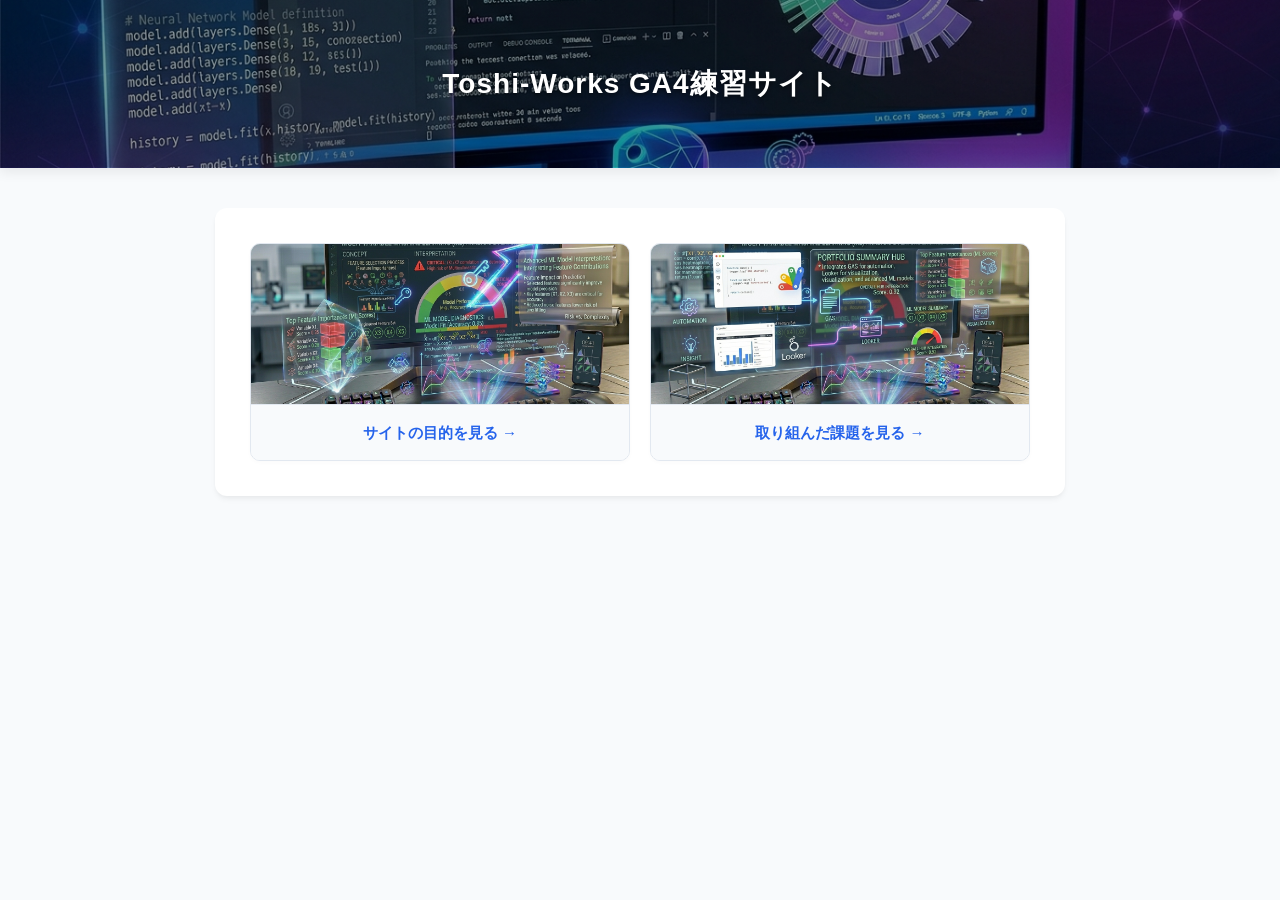
<file: index.html>
<!DOCTYPE html>
<html lang="ja">

<head>
    <!-- Google Tag Manager -->
    <script>(function (w, d, s, l, i) {
            w[l] = w[l] || []; w[l].push({
                'gtm.start':
                    new Date().getTime(), event: 'gtm.js'
            }); var f = d.getElementsByTagName(s)[0],
                j = d.createElement(s), dl = l != 'dataLayer' ? '&l=' + l : ''; j.async = true; j.src =
                    'https://www.googletagmanager.com/gtm.js?id=' + i + dl; f.parentNode.insertBefore(j, f);
        })(window, document, 'script', 'dataLayer', 'GTM-KW38LGGC');</script>
    <!-- End Google Tag Manager -->
    <script>(function (w, d, s, l, i) {
            w[l] = w[l] || []; w[l].push({
                'gtm.start':
                    new Date().getTime(), event: 'gtm.js'
            }); var f = d.getElementsByTagName(s)[0],
                j = d.createElement(s), dl = l != 'dataLayer' ? '&l=' + l : ''; j.async = true; j.src =
                    'https://www.googletagmanager.com/gtm.js?id=' + i + dl; f.parentNode.insertBefore(j, f);
        })(window, document, 'script', 'dataLayer', 'GTM-KW38LGGC');</script>
    <meta charset="UTF-8">
    <meta name="viewport" content="width=device-width, initial-scale=1.0">
    <title>Toshi-Works GA4練習サイト</title>
    <link rel="stylesheet" href="style.css">
    <script async src="https://www.googletagmanager.com/gtag/js?id=G-W32CDC7PDS"></script>
</head>

<body>
    <!-- Google Tag Manager (noscript) -->
    <noscript><iframe src="https://www.googletagmanager.com/ns.html?id=GTM-KW38LGGC" height="0" width="0"
            style="display:none;visibility:hidden"></iframe></noscript>
    <!-- End Google Tag Manager (noscript) -->
    <noscript><iframe src="https://www.googletagmanager.com/ns.html?id=GTM-KW38LGGC" height="0" width="0"
            style="display:none;visibility:hidden"></iframe></noscript>
    <header>
        <h1>Toshi-Works GA4練習サイト</h1>
    </header>

    <div class="container">

        <div class="section-box">
            <div class="content-flex-container">

                <a href="about.html" class="content-card-link">
                    <div class="content-card-img-box">
                        <img src="images/site.PNG" alt="サイトの目的" class="content-card-img">
                    </div>
                    <div class="content-card-text" style="font-weight: bold; color: #2563eb;">
                        サイトの目的を見る →
                    </div>
                </a>

                <a href="works.html" class="content-card-link">
                    <div class="content-card-img-box">
                        <img src="images/challenge.PNG" alt="取り組んだ課題" class="content-card-img">
                    </div>
                    <div class="content-card-text" style="font-weight: bold; color: #2563eb;">
                        取り組んだ課題を見る →
                    </div>
                </a>

            </div>
</file>
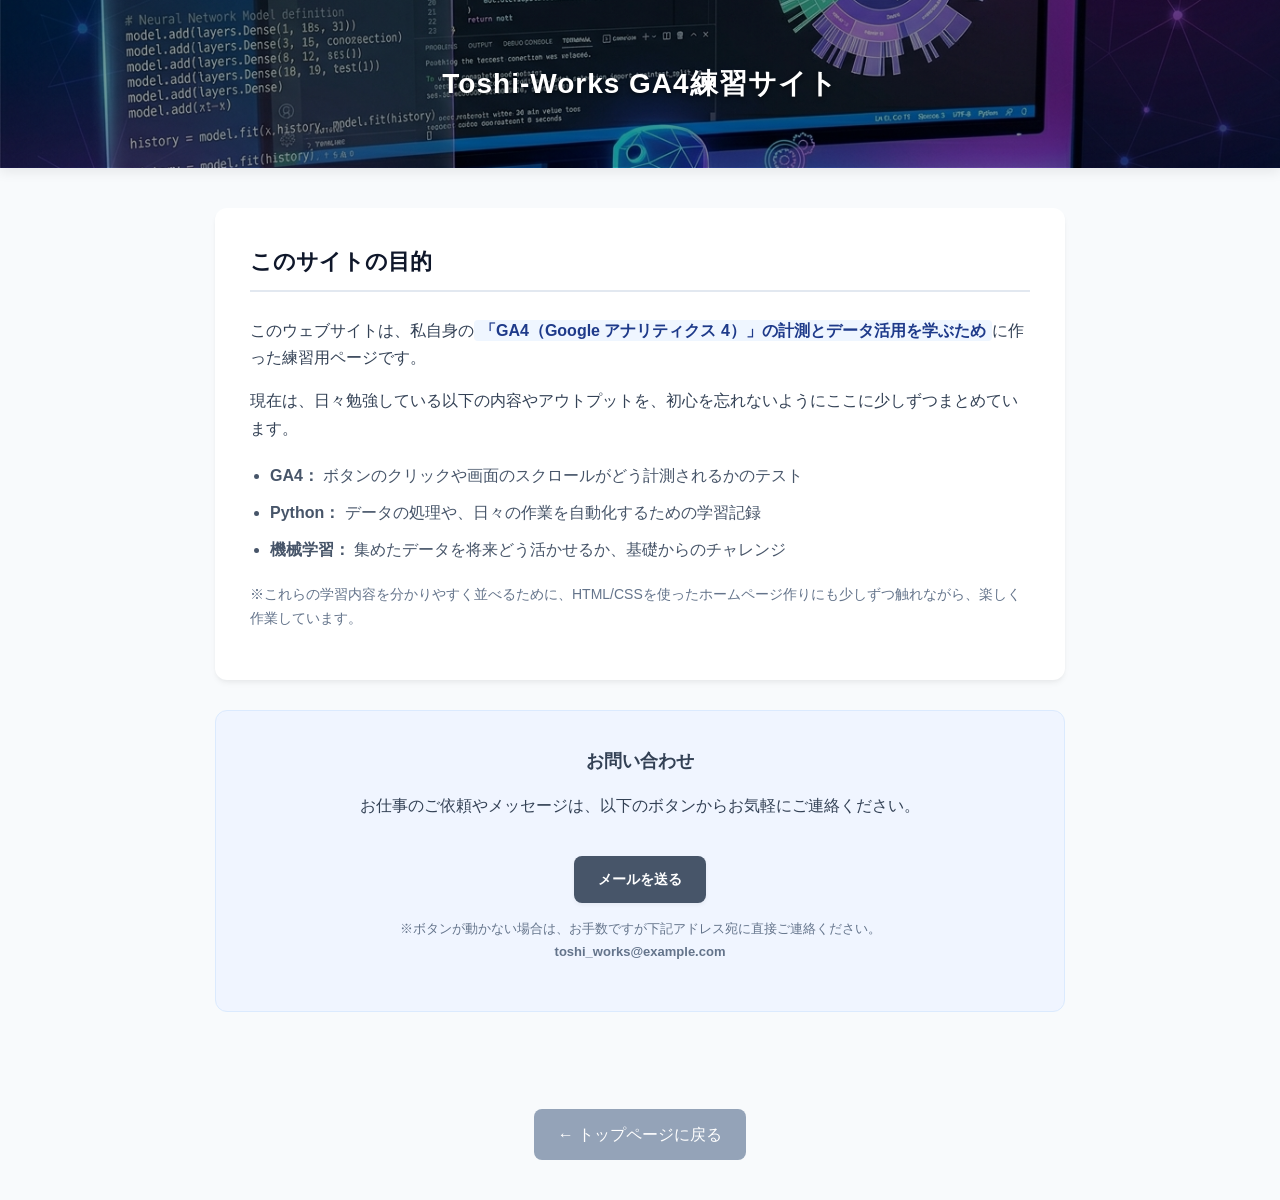
<file: about.html>
<!DOCTYPE html>
<html lang="ja">

<head>
    <!-- Google Tag Manager -->
    <script>(function (w, d, s, l, i) {
            w[l] = w[l] || []; w[l].push({
                'gtm.start':
                    new Date().getTime(), event: 'gtm.js'
            }); var f = d.getElementsByTagName(s)[0],
                j = d.createElement(s), dl = l != 'dataLayer' ? '&l=' + l : ''; j.async = true; j.src =
                    'https://www.googletagmanager.com/gtm.js?id=' + i + dl; f.parentNode.insertBefore(j, f);
        })(window, document, 'script', 'dataLayer', 'GTM-KW38LGGC');</script>
    <!-- End Google Tag Manager -->
    <meta charset="UTF-8">
    <meta name="viewport" content="width=device-width, initial-scale=1.0">
    <title>About - Toshi-Works GA4練習サイト</title>
    <link rel="stylesheet" href="style.css">
</head>

<body>
    <!-- Google Tag Manager (noscript) -->
    <noscript><iframe src="https://www.googletagmanager.com/ns.html?id=GTM-KW38LGGC" height="0" width="0"
            style="display:none;visibility:hidden"></iframe></noscript>
    <!-- End Google Tag Manager (noscript) -->
    <header>
        <h1>Toshi-Works GA4練習サイト</h1>
    </header>

    <div class="container">

        <div class="story-box">
            <h2 class="page-title">このサイトの目的</h2>

            <p>
                このウェブサイトは、私自身の<span class="highlight">「GA4（Google アナリティクス 4）」の計測とデータ活用を学ぶため</span>に作った練習用ページです。
            </p>

            <p>
                現在は、日々勉強している以下の内容やアウトプットを、初心を忘れないようにここに少しずつまとめています。
            </p>

            <ul class="skill-list">
                <li><strong>GA4：</strong> ボタンのクリックや画面のスクロールがどう計測されるかのテスト</li>
                <li><strong>Python：</strong> データの処理や、日々の作業を自動化するための学習記録</li>
                <li><strong>機械学習：</strong> 集めたデータを将来どう活かせるか、基礎からのチャレンジ</li>
            </ul>

            <p style="font-size: 14px; color: #64748b; margin-top: 20px;">
                ※これらの学習内容を分かりやすく並べるために、HTML/CSSを使ったホームページ作りにも少しずつ触れながら、楽しく作業しています。
            </p>
        </div>
        <div class="contact-section">
            <div class="contact-title">お問い合わせ</div>
            <p>お仕事のご依頼やメッセージは、以下のボタンからお気軽にご連絡ください。</p>

            <a href="mailto:toshi_works@example.com" class="visit-btn">
                メールを送る
            </a>

            <p style="font-size: 13px; color: #64748b; margin-top: 15px;">
                ※ボタンが動かない場合は、お手数ですが下記アドレス宛に直接ご連絡ください。<br>
                <strong>toshi_works@example.com</strong>
            </p>
        </div>

        　<div class="footer-nav">
            <a href="https://toshi-works.github.io/toshi-works/" class="link-btn-secondary">
                ← トップページに戻る
            </a>
        </div>
    </div>
</body>

</html>
</file>
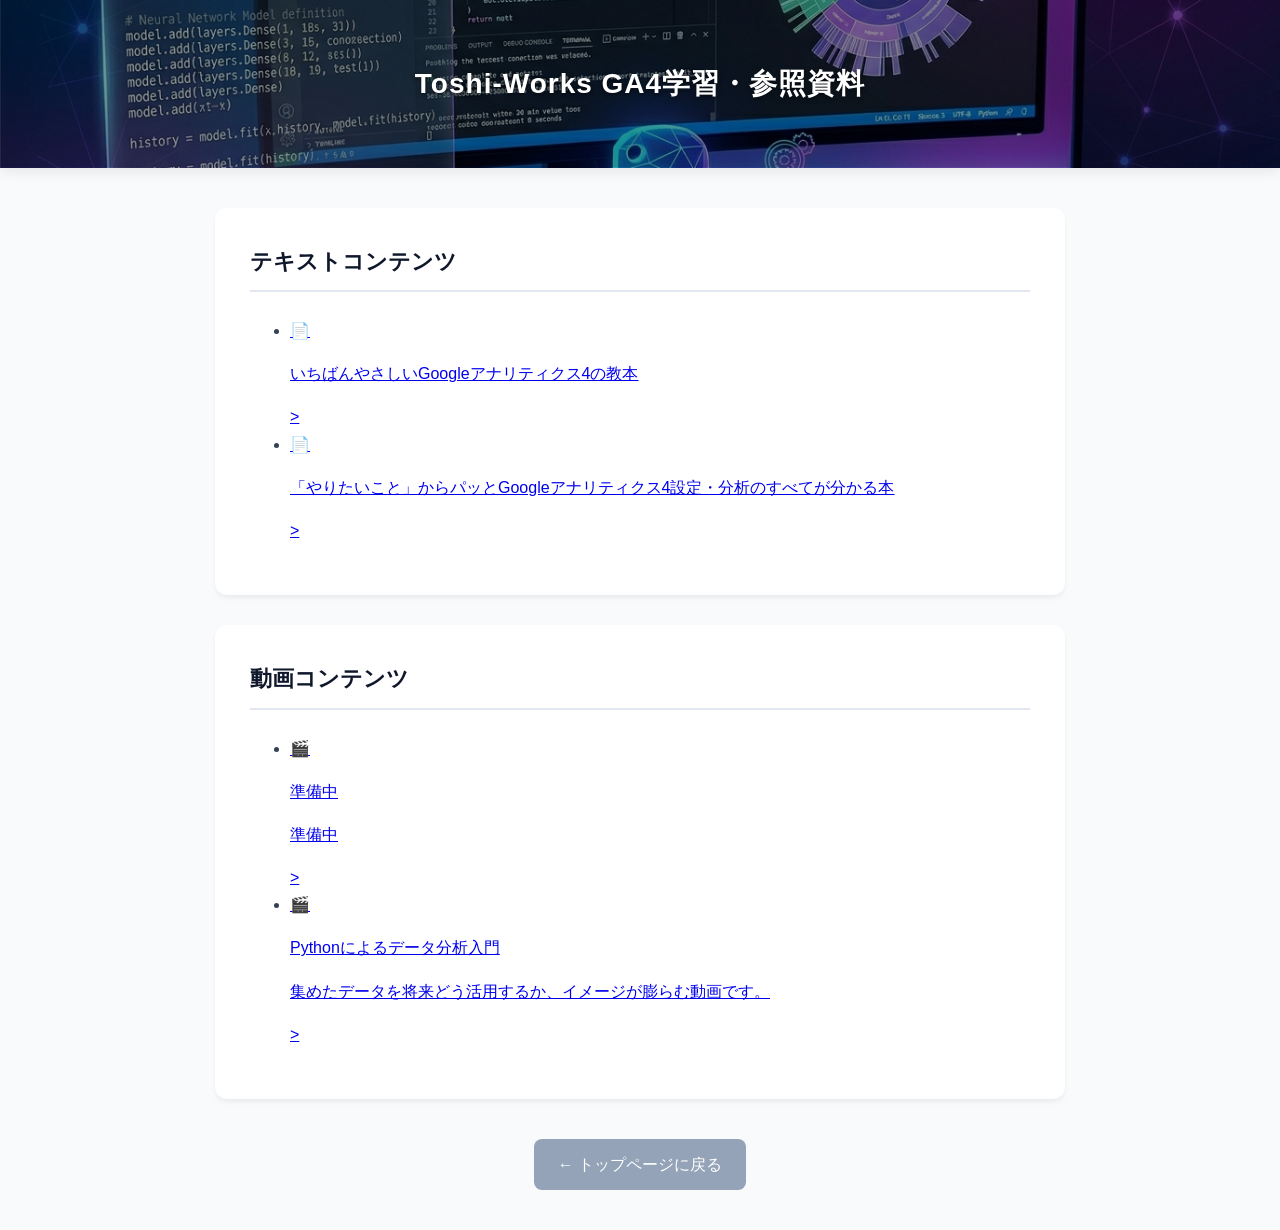
<file: ga4_contents.html>
<!DOCTYPE html>
<html lang="ja">

<head>
    <!-- Google Tag Manager -->
    <script>(function (w, d, s, l, i) {
            w[l] = w[l] || []; w[l].push({
                'gtm.start':
                    new Date().getTime(), event: 'gtm.js'
            }); var f = d.getElementsByTagName(s)[0],
                j = d.createElement(s), dl = l != 'dataLayer' ? '&l=' + l : ''; j.async = true; j.src =
                    'https://www.googletagmanager.com/gtm.js?id=' + i + dl; f.parentNode.insertBefore(j, f);
        })(window, document, 'script', 'dataLayer', 'GTM-KW38LGGC');</script>
    <!-- End Google Tag Manager -->
    <meta charset="UTF-8">
    <meta name="viewport" content="width=device-width, initial-scale=1.0">
    <title>GA4学習コンテンツ集 - Toshi-Works GA4練習サイト</title>
    <link rel="stylesheet" href="style.css">

</head>

<body>
    <!-- Google Tag Manager (noscript) -->
    <noscript><iframe src="https://www.googletagmanager.com/ns.html?id=GTM-KW38LGGC" height="0" width="0"
            style="display:none;visibility:hidden"></iframe></noscript>
    <!-- End Google Tag Manager (noscript) -->
    <header>
        <h1>Toshi-Works GA4学習・参照資料</h1>
    </header>

    <div class="container">

        <div class="section-box">
            <h2 class="section-title">テキストコンテンツ</h2>
            <ul class="link-list">

                <li class="link-item">
                    <a href="https://example.com/article1" target="_blank" class="list-card">
                        <span class="icon">📄</span>
                        <div class="link-text-container">
                            <p class="link-title">いちばんやさしいGoogleアナリティクス4の教本</p>
                            <p class="link-desc"></p>
                        </div>
                        <span class="arrow">&gt;</span>
                    </a>
                </li>

                <li class="link-item">
                    <a href="https://example.com/article2" target="_blank" class="list-card">
                        <span class="icon">📄</span>
                        <div class="link-text-container">
                            <p class="link-title">「やりたいこと」からパッとGoogleアナリティクス4設定・分析のすべてが分かる本</p>
                            <p class="link-desc"></p>
                        </div>
                        <span class="arrow">&gt;</span>
                    </a>
                </li>

            </ul>
        </div>

        <div class="section-box">
            <h2 class="section-title">動画コンテンツ</h2>
            <ul class="link-list">

                <li class="link-item">
                    <a href="https://youtube.com/example1" target="_blank" class="list-card">
                        <span class="icon">🎬</span>
                        <div class="link-text-container">
                            <p class="link-title">準備中</p>
                            <p class="link-desc">準備中</p>
                        </div>
                        <span class="arrow">&gt;</span>
                    </a>
                </li>

                <li class="link-item">
                    <a href="https://youtube.com/example2" target="_blank" class="list-card">
                        <span class="icon">🎬</span>
                        <div class="link-text-container">
                            <p class="link-title">Pythonによるデータ分析入門</p>
                            <p class="link-desc">集めたデータを将来どう活用するか、イメージが膨らむ動画です。</p>
                        </div>
                        <span class="arrow">&gt;</span>
                    </a>
                </li>

            </ul>
        </div>

        <div class="footer-nav">
            <a href="https://toshi-works.github.io/toshi-works/" class="link-btn-secondary">
                ← トップページに戻る
            </a>
        </div>

    </div>

</body>

</html>
</file>
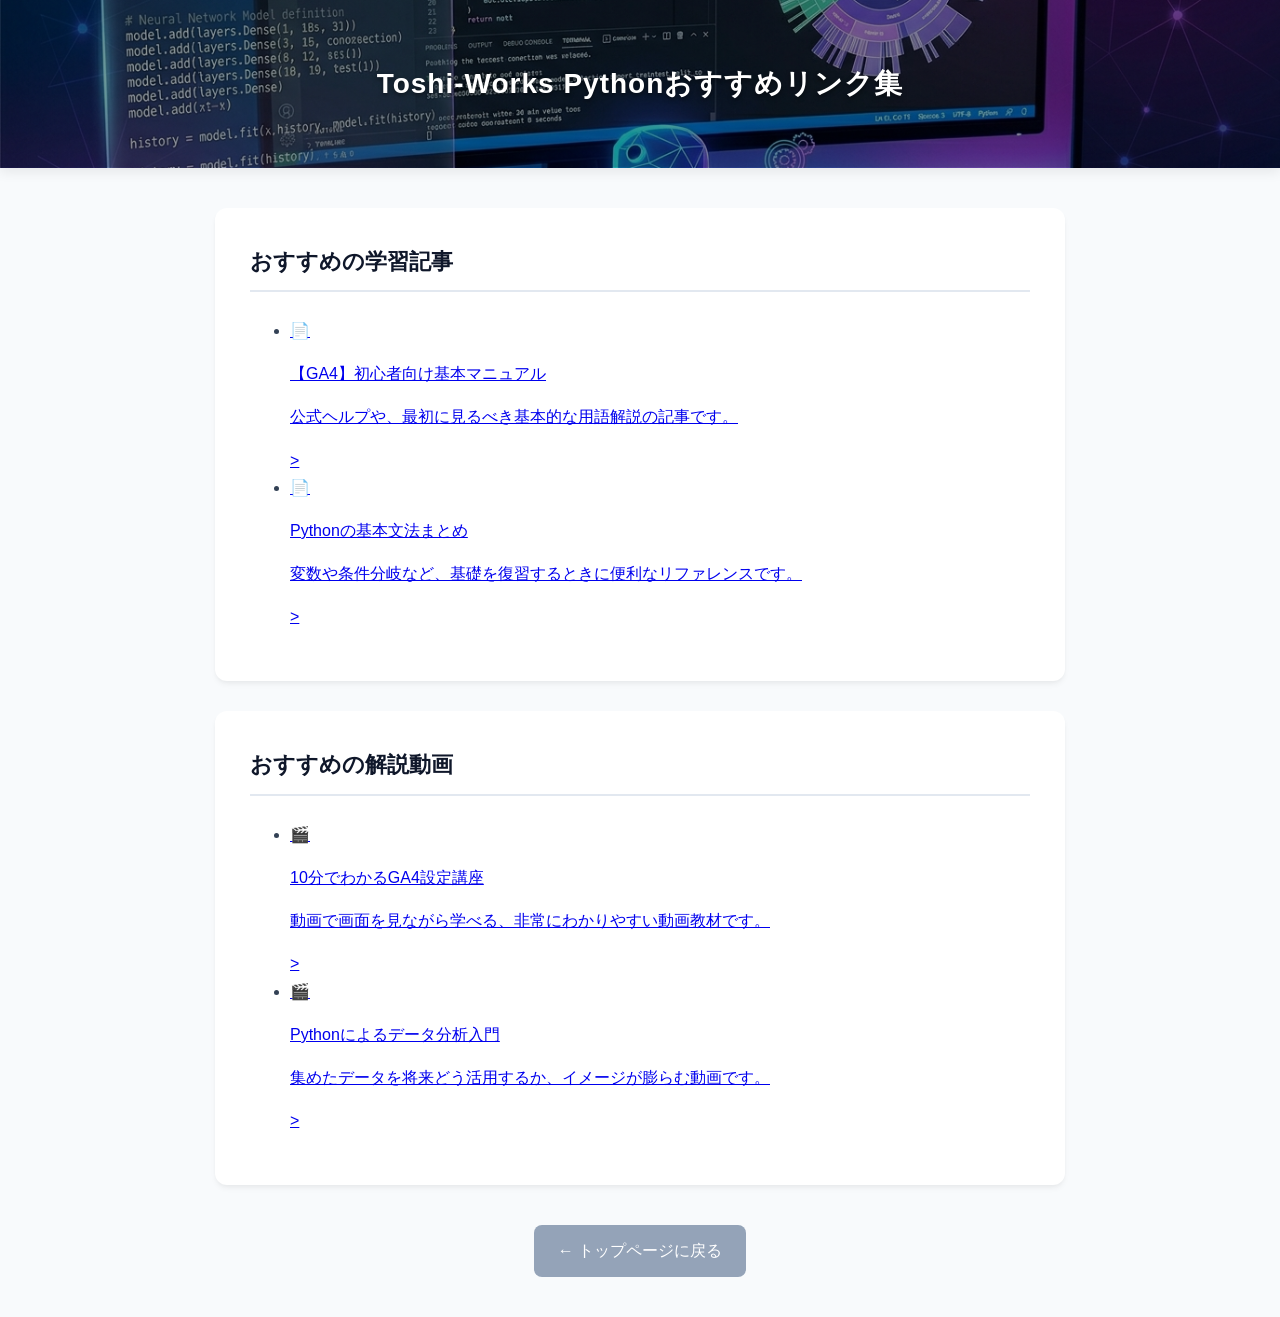
<file: python_content.html>
<!DOCTYPE html>
<html lang="ja">
<head>
     <!-- Google Tag Manager -->
    <script>(function(w,d,s,l,i){w[l]=w[l]||[];w[l].push({'gtm.start':
new Date().getTime(),event:'gtm.js'});var f=d.getElementsByTagName(s)[0],
j=d.createElement(s),dl=l!='dataLayer'?'&l='+l:'';j.async=true;j.src=
'https://www.googletagmanager.com/gtm.js?id='+i+dl;f.parentNode.insertBefore(j,f);
})(window,document,'script','dataLayer','GTM-KW38LGGC');</script>
<!-- End Google Tag Manager -->
    <meta charset="UTF-8">
    <meta name="viewport" content="width=device-width, initial-scale=1.0">
    <title>Python学習コンテンツ集 - Toshi-Works GA4練習サイト</title>
    <link rel="stylesheet" href="style.css">
   
</head>
<body>
     <!-- Google Tag Manager (noscript) -->
<noscript><iframe src="https://www.googletagmanager.com/ns.html?id=GTM-KW38LGGC"
height="0" width="0" style="display:none;visibility:hidden"></iframe></noscript>
<!-- End Google Tag Manager (noscript) -->
    <header>
        <h1>Toshi-Works Pythonおすすめリンク集</h1>
    </header>

    <div class="container">

        <div class="section-box">
            <h2 class="section-title">おすすめの学習記事</h2>
            <ul class="link-list">
                
                <li class="link-item">
                    <a href="https://example.com/article1" target="_blank" class="list-card">
                        <span class="icon">📄</span>
                        <div class="link-text-container">
                            <p class="link-title">【GA4】初心者向け基本マニュアル</p>
                            <p class="link-desc">公式ヘルプや、最初に見るべき基本的な用語解説の記事です。</p>
                        </div>
                        <span class="arrow">&gt;</span>
                    </a>
                </li>

                <li class="link-item">
                    <a href="https://example.com/article2" target="_blank" class="list-card">
                        <span class="icon">📄</span>
                        <div class="link-text-container">
                            <p class="link-title">Pythonの基本文法まとめ</p>
                            <p class="link-desc">変数や条件分岐など、基礎を復習するときに便利なリファレンスです。</p>
                        </div>
                        <span class="arrow">&gt;</span>
                    </a>
                </li>

            </ul>
        </div>

        <div class="section-box">
            <h2 class="section-title">おすすめの解説動画</h2>
            <ul class="link-list">
                
                <li class="link-item">
                    <a href="https://youtube.com/example1" target="_blank" class="list-card">
                        <span class="icon">🎬</span>
                        <div class="link-text-container">
                            <p class="link-title">10分でわかるGA4設定講座</p>
                            <p class="link-desc">動画で画面を見ながら学べる、非常にわかりやすい動画教材です。</p>
                        </div>
                        <span class="arrow">&gt;</span>
                    </a>
                </li>

                <li class="link-item">
                    <a href="https://youtube.com/example2" target="_blank" class="list-card">
                        <span class="icon">🎬</span>
                        <div class="link-text-container">
                            <p class="link-title">Pythonによるデータ分析入門</p>
                            <p class="link-desc">集めたデータを将来どう活用するか、イメージが膨らむ動画です。</p>
                        </div>
                        <span class="arrow">&gt;</span>
                    </a>
                </li>

            </ul>
        </div>

        <div class="footer-nav">
            <a href="https://toshi-works.github.io/toshi-works/" class="link-btn-secondary">
                ← トップページに戻る
            </a>
        </div>

    </div>

</body>
</html>
</file>
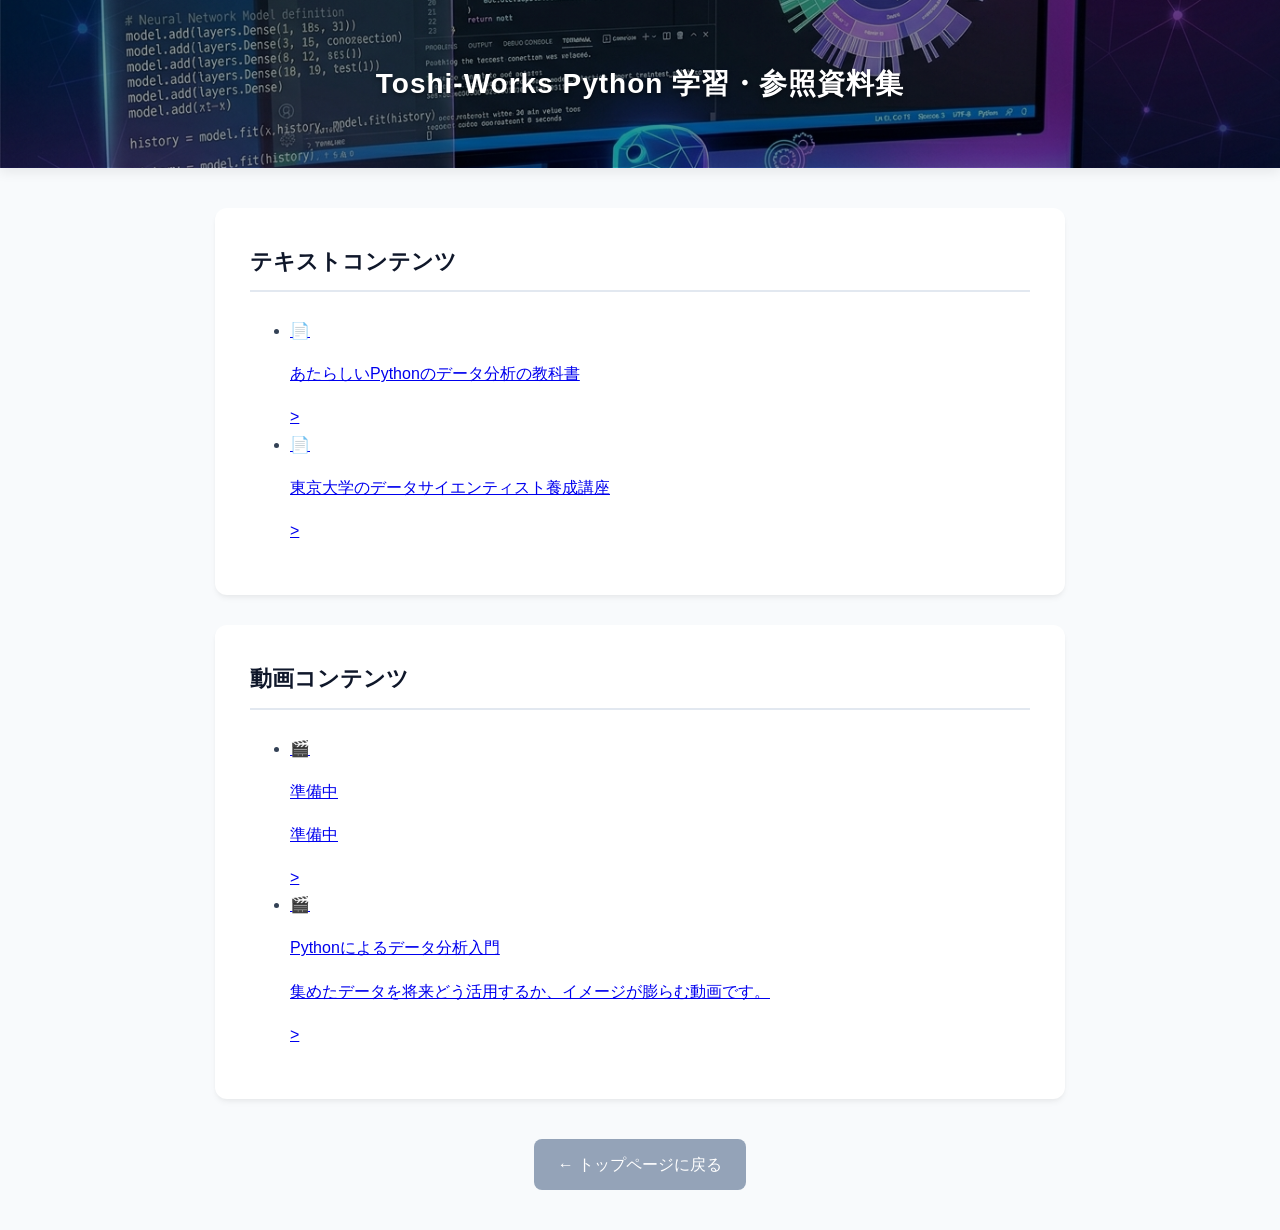
<file: python_contents.html>
<!DOCTYPE html>
<html lang="ja">

<head>
    <!-- Google Tag Manager -->
    <script>(function (w, d, s, l, i) {
            w[l] = w[l] || []; w[l].push({
                'gtm.start':
                    new Date().getTime(), event: 'gtm.js'
            }); var f = d.getElementsByTagName(s)[0],
                j = d.createElement(s), dl = l != 'dataLayer' ? '&l=' + l : ''; j.async = true; j.src =
                    'https://www.googletagmanager.com/gtm.js?id=' + i + dl; f.parentNode.insertBefore(j, f);
        })(window, document, 'script', 'dataLayer', 'GTM-KW38LGGC');</script>
    <!-- End Google Tag Manager -->
    <meta charset="UTF-8">
    <meta name="viewport" content="width=device-width, initial-scale=1.0">
    <title>Python学習コンテンツ集 - Toshi-Works GA4練習サイト</title>
    <link rel="stylesheet" href="style.css">

</head>

<body>
    <!-- Google Tag Manager (noscript) -->
    <noscript><iframe src="https://www.googletagmanager.com/ns.html?id=GTM-KW38LGGC" height="0" width="0"
            style="display:none;visibility:hidden"></iframe></noscript>
    <!-- End Google Tag Manager (noscript) -->
    <header>
        <h1>Toshi-Works Python 学習・参照資料集</h1>
    </header>

    <div class="container">

        <div class="section-box">
            <h2 class="section-title">テキストコンテンツ</h2>
            <ul class="link-list">

                <li class="link-item">
                    <a href="https://example.com/article1" target="_blank" class="list-card">
                        <span class="icon">📄</span>
                        <div class="link-text-container">
                            <p class="link-title">あたらしいPythonのデータ分析の教科書</p>
                            <p class="link-desc"></p>
                        </div>
                        <span class="arrow">&gt;</span>
                    </a>
                </li>

                <li class="link-item">
                    <a href="https://example.com/article2" target="_blank" class="list-card">
                        <span class="icon">📄</span>
                        <div class="link-text-container">
                            <p class="link-title">東京大学のデータサイエンティスト養成講座</p>
                            <p class="link-desc"></p>
                        </div>
                        <span class="arrow">&gt;</span>
                    </a>
                </li>

            </ul>
        </div>

        <div class="section-box">
            <h2 class="section-title">動画コンテンツ</h2>
            <ul class="link-list">

                <li class="link-item">
                    <a href="https://youtube.com/example1" target="_blank" class="list-card">
                        <span class="icon">🎬</span>
                        <div class="link-text-container">
                            <p class="link-title">準備中</p>
                            <p class="link-desc">準備中</p>
                        </div>
                        <span class="arrow">&gt;</span>
                    </a>
                </li>

                <li class="link-item">
                    <a href="https://youtube.com/example2" target="_blank" class="list-card">
                        <span class="icon">🎬</span>
                        <div class="link-text-container">
                            <p class="link-title">Pythonによるデータ分析入門</p>
                            <p class="link-desc">集めたデータを将来どう活用するか、イメージが膨らむ動画です。</p>
                        </div>
                        <span class="arrow">&gt;</span>
                    </a>
                </li>

            </ul>
        </div>

        <div class="footer-nav">
            <a href="https://toshi-works.github.io/toshi-works/" class="link-btn-secondary">
                ← トップページに戻る
            </a>
        </div>

    </div>

</body>

</html>
</file>
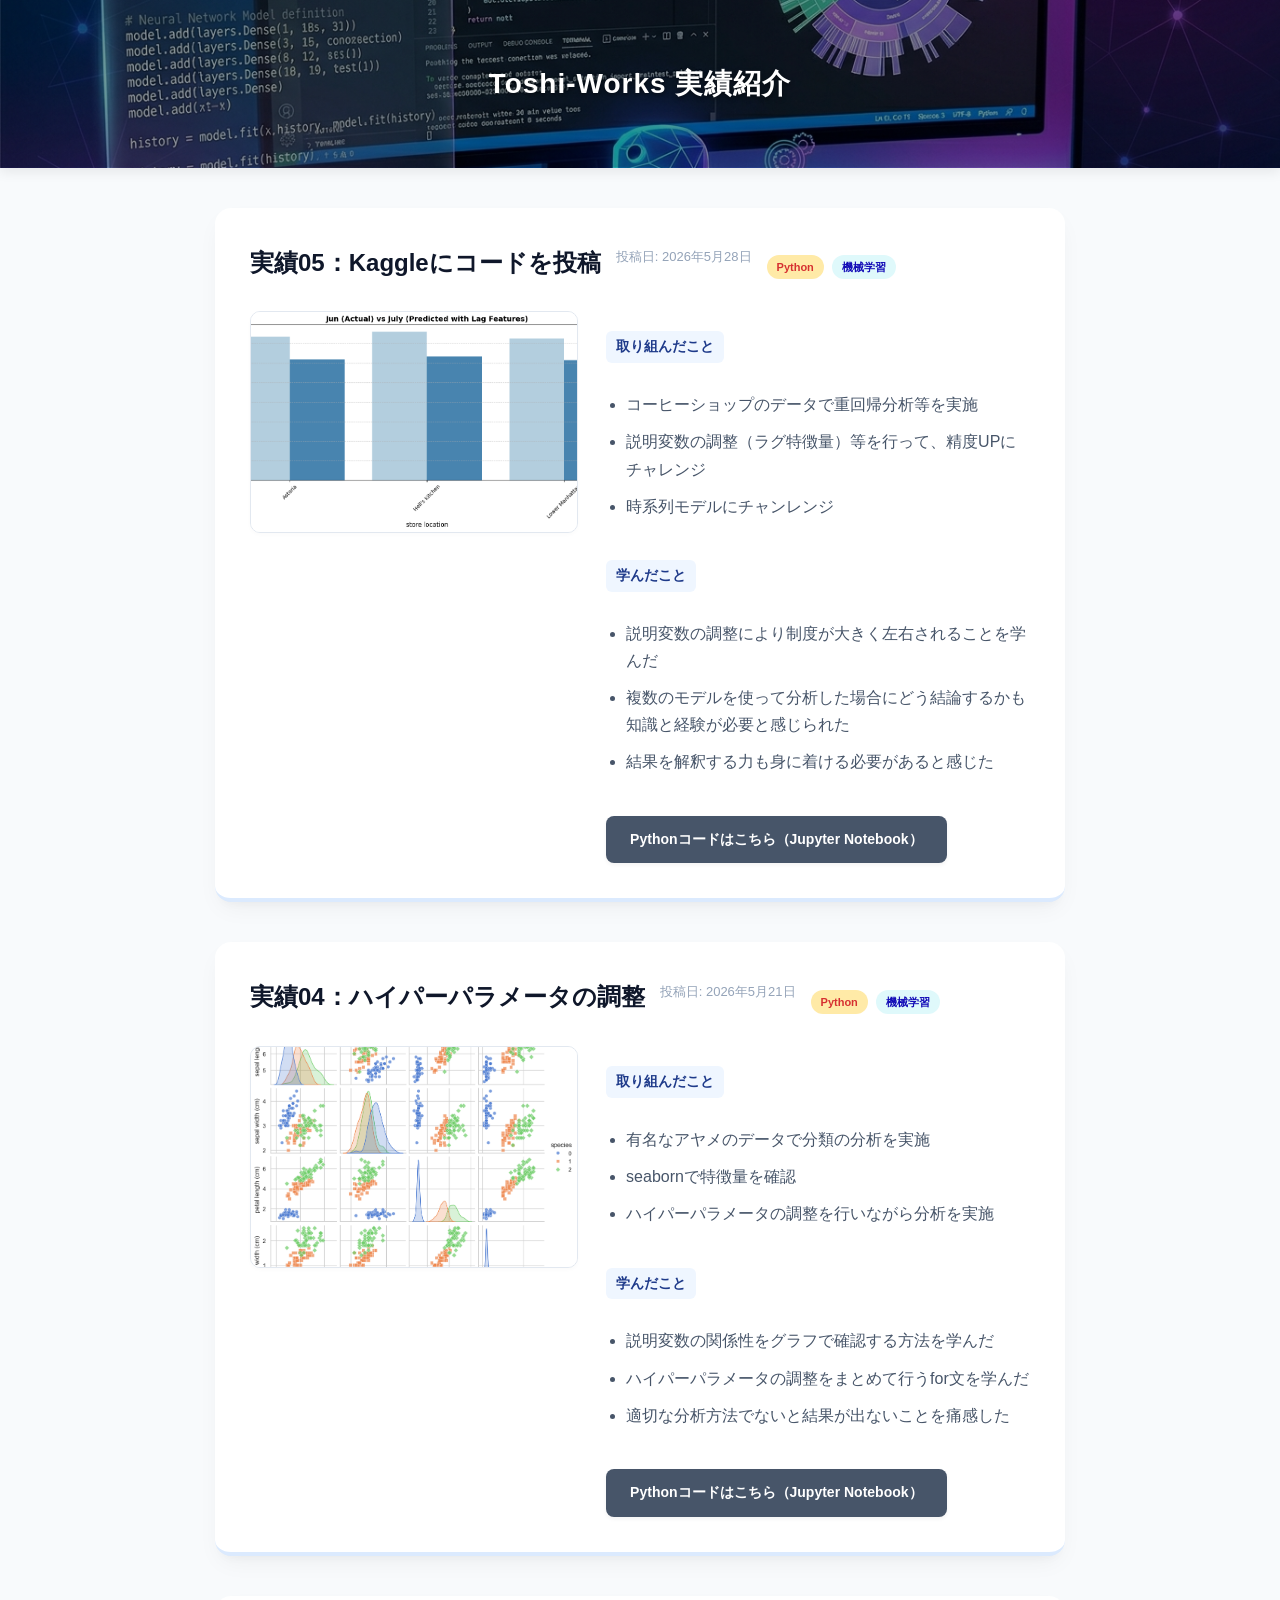
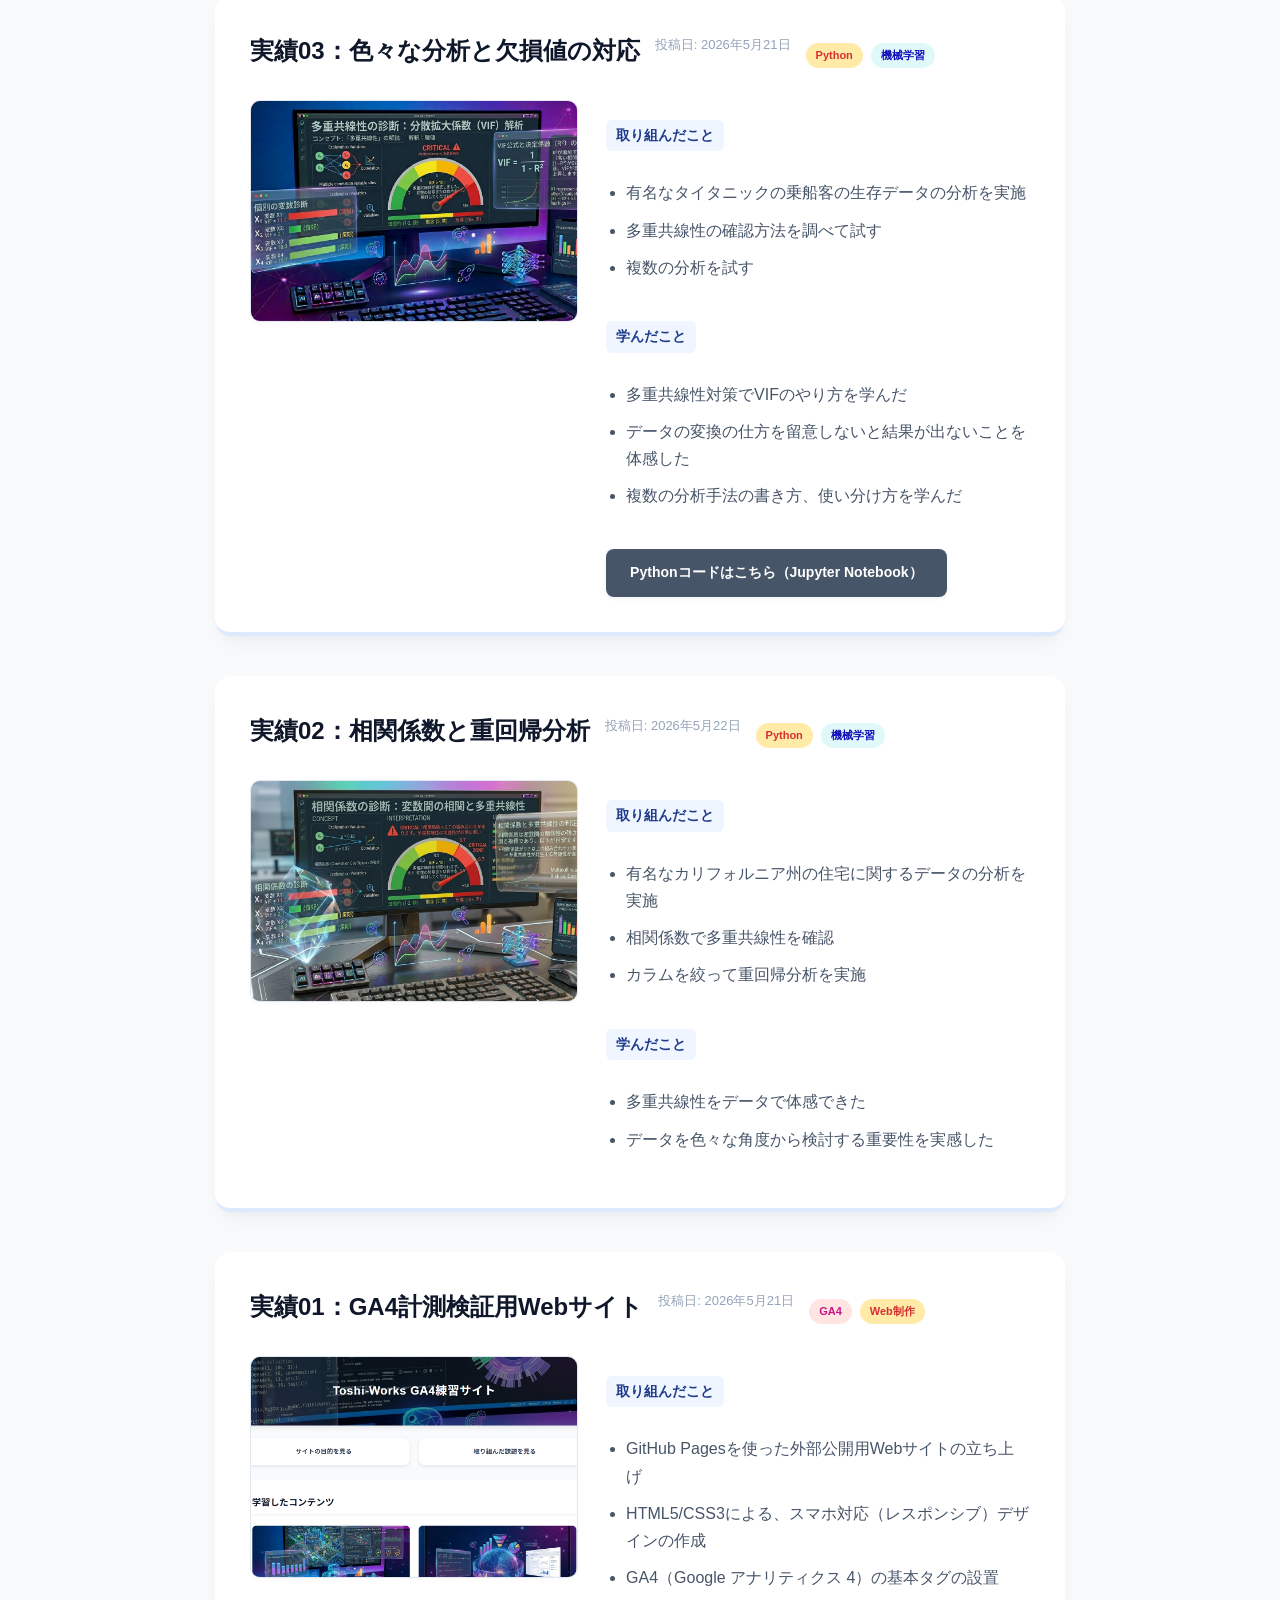
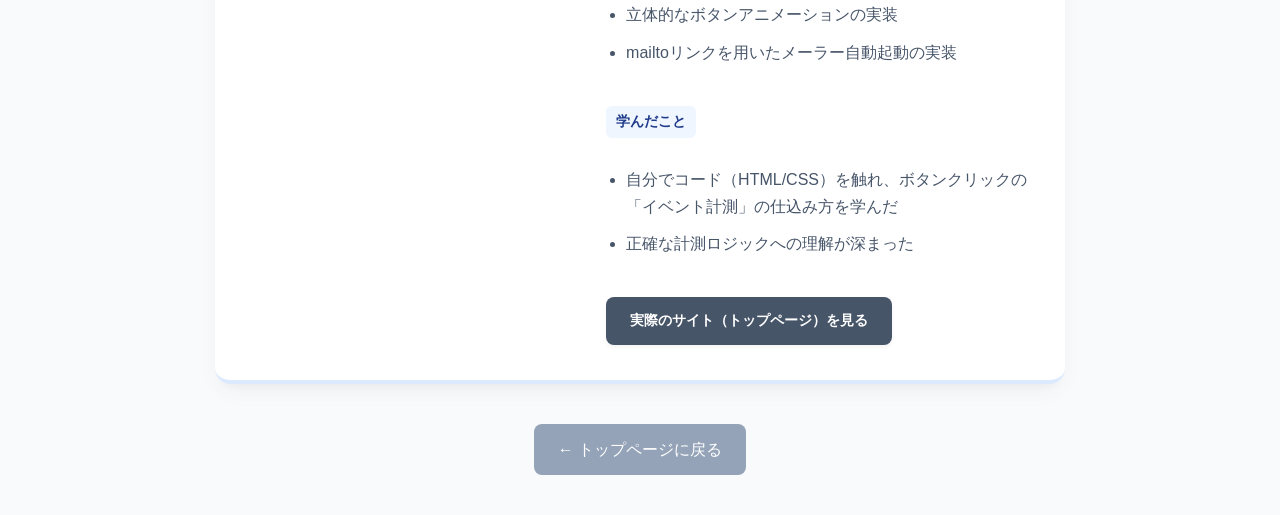
<file: works.html>
<!DOCTYPE html>
<html lang="ja">

<head>
    <!-- Google Tag Manager -->
    <script>(function (w, d, s, l, i) {
            w[l] = w[l] || []; w[l].push({
                'gtm.start':
                    new Date().getTime(), event: 'gtm.js'
            }); var f = d.getElementsByTagName(s)[0],
                j = d.createElement(s), dl = l != 'dataLayer' ? '&l=' + l : ''; j.async = true; j.src =
                    'https://www.googletagmanager.com/gtm.js?id=' + i + dl; f.parentNode.insertBefore(j, f);
        })(window, document, 'script', 'dataLayer', 'GTM-KW38LGGC');</script>
    <!-- End Google Tag Manager -->

    <script>(function (w, d, s, l, i) {
            w[l] = w[l] || []; w[l].push({
                'gtm.start':
                    new Date().getTime(), event: 'gtm.js'
            }); var f = d.getElementsByTagName(s)[0],
                j = d.createElement(s), dl = l != 'dataLayer' ? '&l=' + l : ''; j.async = true; j.src =
                    'https://www.googletagmanager.com/gtm.js?id=' + i + dl; f.parentNode.insertBefore(j, f);
        })(window, document, 'script', 'dataLayer', 'GTM-KW38LGGC');</script>
    <meta charset="UTF-8">
    <meta name="viewport" content="width=device-width, initial-scale=1.0">
    <title>Works - Toshi-Works 実績紹介</title>
    <link rel="stylesheet" href="style.css">
</head>

<body>
    <!-- Google Tag Manager (noscript) -->
    <noscript><iframe src="https://www.googletagmanager.com/ns.html?id=GTM-KW38LGGC" height="0" width="0"
            style="display:none;visibility:hidden"></iframe></noscript>
    <!-- End Google Tag Manager (noscript) -->
    <noscript><iframe src="https://www.googletagmanager.com/ns.html?id=GTM-KW38LGGC" height="0" width="0"
            style="display:none;visibility:hidden"></iframe></noscript>
    <header>
        <h1>Toshi-Works 実績紹介</h1>
    </header>

    <div class="container">
        <div class="work-card">
            <div class="work-meta">
                <h2 class="work-title">実績05：Kaggleにコードを投稿</h2>
                <span class="work-date">投稿日: 2026年5月28日</span>
                <div class="work-tags">
                    <span class="tag-python">Python</span>
                    <span class="tag-stats">機械学習</span>
                </div>
            </div>

            <div class="work-content-flex">
                <div class="work-image-box">
                    <img src="images/result_05.png" alt="サイトのスクリーンショット" class="work-img">
                </div>
                <div class="work-text-box">
                    <div class="work-section-title">取り組んだこと</div>
                    <ul class="work-list">
                        <li>コーヒーショップのデータで重回帰分析等を実施</li>
                        <li>説明変数の調整（ラグ特徴量）等を行って、精度UPにチャレンジ</li>
                        <li>時系列モデルにチャンレンジ</li>
                    </ul>

                    <div class="work-section-title">学んだこと</div>
                    <ul class="work-list">
                        <li>説明変数の調整により制度が大きく左右されることを学んだ</li>
                        <li>複数のモデルを使って分析した場合にどう結論するかも知識と経験が必要と感じられた</li>
                        <li>結果を解釈する力も身に着ける必要があると感じた</li>
                    </ul>

                    <a href="https://www.kaggle.com/code/toshirosuzuki/notebook-toshi01" class="visit-btn"
                        target="_blank">
                        Pythonコードはこちら（Jupyter Notebook）
                    </a>
                </div>
            </div>
        </div>
        <div class="work-card">
            <div class="work-meta">
                <h2 class="work-title">実績04：ハイパーパラメータの調整</h2>
                <span class="work-date">投稿日: 2026年5月21日</span>
                <div class="work-tags">
                    <span class="tag-python">Python</span>
                    <span class="tag-stats">機械学習</span>
                </div>
            </div>

            <div class="work-content-flex">
                <div class="work-image-box">
                    <img src="images/result_04.png" alt="サイトのスクリーンショット" class="work-img">
                </div>
                <div class="work-text-box">
                    <div class="work-section-title">取り組んだこと</div>
                    <ul class="work-list">
                        <li>有名なアヤメのデータで分類の分析を実施</li>
                        <li>seabornで特徴量を確認</li>
                        <li>ハイパーパラメータの調整を行いながら分析を実施</li>
                    </ul>

                    <div class="work-section-title">学んだこと</div>
                    <ul class="work-list">
                        <li>説明変数の関係性をグラフで確認する方法を学んだ</li>
                        <li>ハイパーパラメータの調整をまとめて行うfor文を学んだ</li>
                        <li>適切な分析方法でないと結果が出ないことを痛感した</li>
                    </ul>

                    <a href="https://github.com/toshi-works/toshi-works/blob/main/images/code_list/result_04.ipynb"
                        class="visit-btn" target="_blank">
                        Pythonコードはこちら（Jupyter Notebook）
                    </a>
                </div>
            </div>
        </div>
        <div class="work-card">
            <div class="work-meta">
                <h2 class="work-title">実績03：色々な分析と欠損値の対応</h2>
                <span class="work-date">投稿日: 2026年5月21日</span>
                <div class="work-tags">
                    <span class="tag-python">Python</span>
                    <span class="tag-stats">機械学習</span>
                </div>
            </div>

            <div class="work-content-flex">
                <div class="work-image-box">
                    <img src="images/result_03.PNG" alt="サイトのスクリーンショット" class="work-img">
                </div>
                <div class="work-text-box">
                    <div class="work-section-title">取り組んだこと</div>
                    <ul class="work-list">
                        <li>有名なタイタニックの乗船客の生存データの分析を実施</li>
                        <li>多重共線性の確認方法を調べて試す</li>
                        <li>複数の分析を試す</li>
                    </ul>

                    <div class="work-section-title">学んだこと</div>
                    <ul class="work-list">
                        <li>多重共線性対策でVIFのやり方を学んだ</li>
                        <li>データの変換の仕方を留意しないと結果が出ないことを体感した</li>
                        <li>複数の分析手法の書き方、使い分け方を学んだ</li>
                    </ul>

                    <a href="https://github.com/toshi-works/toshi-works/blob/main/images/code_list/result_03_titanic.ipynb"
                        class="visit-btn" target="_blank">
                        Pythonコードはこちら（Jupyter Notebook）
                    </a>
                </div>
            </div>
        </div>
        <div class="work-card">
            <div class="work-meta">
                <h2 class="work-title">実績02：相関係数と重回帰分析</h2>
                <span class="work-date">投稿日: 2026年5月22日</span>
                <div class="work-tags">
                    <span class="tag-python">Python</span>
                    <span class="tag-stats">機械学習</span>
                </div>
            </div>

            <div class="work-content-flex">
                <div class="work-image-box">
                    <img src="images/result_02.PNG" alt="サイトのスクリーンショット" class="work-img">
                </div>
                <div class="work-text-box">
                    <div class="work-section-title">取り組んだこと</div>
                    <ul class="work-list">
                        <li>有名なカリフォルニア州の住宅に関するデータの分析を実施</li>
                        <li>相関係数で多重共線性を確認</li>
                        <li>カラムを絞って重回帰分析を実施</li>
                    </ul>

                    <div class="work-section-title">学んだこと</div>
                    <ul class="work-list">
                        <li>多重共線性をデータで体感できた</li>
                        <li>データを色々な角度から検討する重要性を実感した</li>
                    </ul>
                </div>
            </div>
        </div>
        <div class="work-card">
            <div class="work-meta">
                <h2 class="work-title">実績01：GA4計測検証用Webサイト</h2>
                <span class="work-date">投稿日: 2026年5月21日</span>
                <div class="work-tags">
                    <span class="tag-ga4">GA4</span>
                    <span class="tag-python">Web制作</span>
                </div>
            </div>

            <div class="work-content-flex">
                <div class="work-image-box">
                    <img src="images/result_01.png" alt="サイトのスクリーンショット" class="work-img">
                </div>
                <div class="work-text-box">
                    <div class="work-section-title">取り組んだこと</div>
                    <ul class="work-list">
                        <li>GitHub Pagesを使った外部公開用Webサイトの立ち上げ</li>
                        <li>HTML5/CSS3による、スマホ対応（レスポンシブ）デザインの作成</li>
                        <li>GA4（Google アナリティクス 4）の基本タグの設置</li>
                        <li>立体的なボタンアニメーションの実装</li>
                        <li>mailtoリンクを用いたメーラー自動起動の実装</li>
                    </ul>

                    <div class="work-section-title">学んだこと</div>
                    <ul class="work-list">
                        <li>自分でコード（HTML/CSS）を触れ、ボタンクリックの「イベント計測」の仕込み方を学んだ</li>
                        <li>正確な計測ロジックへの理解が深まった</li>
                    </ul>

                    <a href="index.html" class="visit-btn">
                        実際のサイト（トップページ）を見る
                    </a>
                </div>
            </div>
        </div>
        <div class="footer-nav">
            <a href="index.html" class="link-btn-secondary">
                ← トップページに戻る
            </a>
        </div>

    </div>
</body>

</html>
</file>
<file: style.css>
/* ==========================================================================
   Toshi-Works 共通スタイルシート（style.css）
   ========================================================================== */

/* --------------------------------------------------------------------------
   1. 全体の共通ベース設定 ＆ ヘッダー
   -------------------------------------------------------------------------- */
body {
    font-family: 'Helvetica Neue', Arial, sans-serif;
    background-color: #f8fafc;
    color: #334155;
    margin: 0;
    padding: 0;
    line-height: 1.7;
}

header {
    /* 📷 背景画像の指定 */
    background-image: linear-gradient(rgba(0, 0, 0, 0.4), rgba(0, 0, 0, 0.4)), url('images/top_hero.PNG');
    background-size: cover;      /* 画像をヘッダーの横幅いっぱいに綺麗に敷き詰める */
    background-position: center;  /* 画像の中心を基準に配置する */
    background-repeat: no-repeat;
    padding: 60px 20px;          /* 上下に60pxの広めの余白を作って、画像を見せます */
    text-align: center;
    box-shadow: 0 4px 12px rgba(0,0,0,0.08); /* 立体感のあるオシャレな影 */
}

header h1 {
    margin: 0;
    font-size: 28px;
    color: #ffffff;              /* 文字色を「白」に */
    font-weight: bold;
    text-shadow: 0 2px 4px rgba(0, 0, 0, 0.5); /* 文字の後ろに薄い影を入れて読みやすく */
    letter-spacing: 1px;         /* 文字の間隔を少し広げてオシャレに */
}

.container {
    max-width: 850px;
    margin: 40px auto;
    padding: 0 20px;
}

/* --------------------------------------------------------------------------
   2. 基本のボックス ＆ 共通パーツ
   -------------------------------------------------------------------------- */
.section-box, .story-box {
    background: #ffffff;
    border-radius: 12px;
    padding: 35px;
    margin-bottom: 30px;
    box-shadow: 0 4px 6px -1px rgba(0, 0, 0, 0.05), 0 2px 4px -1px rgba(0, 0, 0, 0.03);
}

.section-title, .page-title {
    font-size: 22px;
    color: #0f172a;
    margin-top: 0;
    margin-bottom: 25px;
    font-weight: 700;
    border-bottom: 2px solid #e2e8f0;
    padding-bottom: 10px;
}

/* ハイライト文字 */
.highlight {
    font-weight: bold;
    color: #1e3a8a;
    background-color: #eff6ff;
    padding: 2px 6px;
    border-radius: 4px;
}

/* 箇条書きリスト */
.skill-list, .work-list {
    margin: 20px 0;
    padding-left: 20px;
}

.skill-list li, .work-list li {
    margin-bottom: 10px;
    color: #475569;
}

/* --------------------------------------------------------------------------
   3. ボタン関連（共通 ＆ フッター戻るボタン）
   -------------------------------------------------------------------------- */
/* お問い合わせ等で使う標準ボタン */
.link-btn, .contact-btn {
    display: inline-block;
    margin: 20px auto 10px auto;
    background-color: #3b82f6;
    color: #ffffff;
    text-decoration: none;
    padding: 12px 24px;
    border-radius: 8px;
    font-weight: bold;
    font-size: 15px;
    transition: all 0.3s ease;
    box-shadow: 0 4px 6px rgba(59, 130, 246, 0.15);
    border: none;
    cursor: pointer;
}

.link-btn:hover, .contact-btn:hover {
    background-color: #2563eb;
    transform: translateY(-2px);
    box-shadow: 0 6px 12px rgba(59, 130, 246, 0.25);
}

/* 戻るボタン（グレー） */
.link-btn-secondary {
    display: inline-block;
    background-color: #94a3b8;
    color: #ffffff;
    text-decoration: none;
    padding: 12px 24px;
    border-radius: 8px;
    font-weight: 500;
    transition: background-color 0.2s;
}

.link-btn-secondary:hover {
    background-color: #64748b;
}

.footer-nav {
    text-align: center;
    margin-top: 40px;
}

/* --------------------------------------------------------------------------
   4. トップページ専用：メインビジュアル
   -------------------------------------------------------------------------- */
.top-hero-banner {
    width: 100%;
    max-width: 100%;
    overflow: hidden;
    margin-bottom: 30px;
    border-radius: 12px;
}

.hero-img {
    width: 100%;
    height: 350px; 
    display: block;
    object-fit: cover; 
    object-position: center; 
}

/* 📱 スマホで見るときは縦幅を調整 */
@media (max-width: 768px) {
    .hero-img {
        height: 200px;
    }
}

/* --------------------------------------------------------------------------
   5. お問い合わせページ専用：淡いブルーのボックス
   -------------------------------------------------------------------------- */
.contact-section {
    background: #f0f5ff;
    border: 1px solid #dbeafe; 
    color: #334155;      
    border-radius: 12px;
    padding: 35px;
    text-align: center;
    margin-bottom: 30px;
}

.contact-title {
    font-size: 18px;
    margin-top: 0;
    margin-bottom: 10px;
    color: #334155;
    font-weight: bold;
}

/* --------------------------------------------------------------------------
   6. トップページ最上部：ナビゲーションボタン（極上モダン版）
   -------------------------------------------------------------------------- */
.top-nav-container {
    display: flex;
    gap: 20px;            /* ボタン同士に心地よい隙間を作る */
    margin: -10px auto 35px auto; /* ヘッダーと下のコンテンツを繋ぐ絶妙な余白 */
    width: 100%;
}

.nav-card-btn {
    flex: 1;
    background: #ffffff;
    color: #334155;       /* 高級感のあるダークグレー */
    border: 1px solid #e2e8f0;
    text-decoration: none;
    padding: 20px 16px;   /* 上下を少しふっくらさせて押しやすく */
    text-align: center;
    font-weight: 600;     /* 太すぎず細すぎない、今風の文字の太さ */
    font-size: 15px;
    border-radius: 16px;  /* 角をしっかり丸めて、柔らかく洗練された印象に */
    
    /* 💡 影を「2層」重ねることで本物の立体感を作ります */
    box-shadow: 
        0 4px 6px -1px rgba(0, 0, 0, 0.05), 
        0 2px 4px -1px rgba(0, 0, 0, 0.03);
    
    /* マウスを乗せたときの動きを滑らかにする設定 */
    transition: transform 0.25s cubic-bezier(0.4, 0, 0.2, 1), 
                box-shadow 0.25s ease, 
                border-color 0.25s ease, 
                color 0.25s ease;
}

/* マウスを乗せた（ホバーした）ときの特別な演出 */
.nav-card-btn:hover {
    color: #3b82f6;       /* 文字が爽やかなテックブルーに変わる */
    border-color: #bfdbfe; /* 枠線が優しい薄青に変化 */
    transform: translateY(-4px); /* フワッと上に4ピクセルだけ浮き上がる */
    
    box-shadow: 
        0 20px 25px -5px rgba(59, 130, 246, 0.1), 
        0 10px 10px -5px rgba(59, 130, 246, 0.04);
}

/* 📱 スマホ用：縦並びに自動切り替え */
@media (max-width: 768px) {
    .top-nav-container {
        flex-direction: column;
        gap: 12px;
        margin-top: 5px;
    }
    .nav-card-btn {
        padding: 16px;
    }
}

/* --------------------------------------------------------------------------
   7. トップページ：学習コンテンツの横並び・カードリンク設定
   -------------------------------------------------------------------------- */
.content-flex-container {
    display: flex;
    gap: 20px; 
    width: 100%;
}

.content-card-link {
    flex: 1; 
    background: #ffffff;
    border: 1px solid #e2e8f0;
    border-radius: 10px;
    overflow: hidden;
    text-decoration: none; 
    display: block;
    transition: all 0.3s ease;
    box-shadow: 0 2px 4px rgba(0,0,0,0.02);
}

.content-card-link:hover {
    transform: translateY(-4px);
    box-shadow: 0 12px 20px -5px rgba(0, 0, 0, 0.08);
    border-color: #3b82f6; 
}

.content-card-img-box {
    width: 100%;
    height: 160px; 
    overflow: hidden;
}

.content-card-img {
    width: 100%;
    height: 100%;
    object-fit: cover; 
}

.content-card-text {
    padding: 15px;
    text-align: center;
    font-weight: bold;
    font-size: 15px;
    color: #1e3a8a; 
    background-color: #f8fafc; 
    border-top: 1px solid #e2e8f0;
    transition: background-color 0.3s;
}

.content-card-link:hover .content-card-text {
    background-color: #eff6ff;
    color: #2563eb;
}

/* 📱 スマホ用：縦並びに自動切り替え */
@media (max-width: 768px) {
    .content-flex-container {
        flex-direction: column;
        gap: 15px;
    }
    .content-card-img-box {
        height: 180px; 
    }
}

/* --------------------------------------------------------------------------
   8. 実績ページ（Works）専用：カードレイアウト
   -------------------------------------------------------------------------- */
.work-card {
    background: #ffffff;
    border-radius: 16px;
    padding: 35px;
    margin-bottom: 40px;
    box-shadow: 0 10px 25px -5px rgba(0, 0, 0, 0.05), 0 8px 10px -6px rgba(0, 0, 0, 0.03);
    border-bottom: 4px solid #dbeafe; 
    position: relative;
}

.work-title {
    font-size: 24px; 
    color: #0f172a;
    margin-top: 0;
    margin-bottom: 8px;
    font-weight: 700;
}

.work-date {
    font-size: 13px;
    color: #94a3b8;
    margin-bottom: 20px;
    display: block;
}

.work-content-flex {
    display: flex;
    gap: 30px;
    align-items: flex-start;
}

@media (max-width: 768px) {
    .work-content-flex {
        flex-direction: column;
    }
}

.work-image-box {
    flex: 1;
    width: 100%;
}

.work-img {
    width: 100%;
    height: 220px; 
    border-radius: 10px;
    border: 1px solid #e2e8f0;
    object-fit: cover; 
    object-position: center; 
    box-shadow: 0 2px 4px rgba(0,0,0,0.02);
    transition: transform 0.3s ease;
}

.work-img:hover {
    transform: scale(1.02);
}

/* 📱 スマホ用の画像サイズ */
@media (max-width: 768px) {
    .work-img {
        height: 240px; 
    }
}

.work-text-box {
    flex: 1.3;
    width: 100%;
}

.work-section-title {
    font-size: 14px;
    color: #1e3a8a;
    font-weight: bold;
    margin-top: 20px;
    margin-bottom: 8px;
    background-color: #eff6ff;
    padding: 4px 10px;
    border-radius: 6px;
    display: inline-block;
}

/* 💡 修正：実績カード内のリンクボタン（シックなモノトーン版） */
.visit-btn {
    display: inline-block;
    background-color: #475569; /* 高級感のあるスレートグレー */
    color: #ffffff;
    text-decoration: none;
    padding: 12px 24px;
    font-weight: 600;
    font-size: 14px;
    border-radius: 8px;
    margin-top: 20px;
    text-align: center;
    transition: background-color 0.2s ease, transform 0.2s ease;
    box-shadow: 0 2px 4px rgba(0, 0, 0, 0.05);
    border: none;
    cursor: pointer;
}

.visit-btn:hover {
    background-color: #334155; /* 深みのあるチャコールグレーに変化 */
    transform: translateY(-1px);
    box-shadow: 0 4px 6px rgba(0, 0, 0, 0.1);
}

/* --------------------------------------------------------------------------
   9. コードブロック（Pythonコード表示用）
   -------------------------------------------------------------------------- */
.code-container {
    margin: 20px 0;
    background-color: #1e293b; /* ダークモード風の洗練された濃いグレー */
    border-radius: 8px;
    overflow: hidden;
    box-shadow: 0 4px 6px -1px rgba(0, 0, 0, 0.1);
}

.code-header {
    background-color: #0f172a; /* 枠よりさらに一段暗い色で引き締める */
    padding: 10px 16px;
    color: #94a3b8;
    font-size: 13px;
    font-family: 'Courier New', Courier, monospace;
    border-bottom: 1px solid #334155;
}

.code-container pre {
    margin: 0;
    padding: 18px 20px;
    overflow-x: auto;   /* 横スクロール */
    
    /* 💡 長いコード対策：400pxを超えたら枠内で縦スクロールさせる設定 */
    max-height: 400px;  
    overflow-y: auto;   
}

.code-container code {
    color: #38bdf8;       /* Pythonのコードが映える、爽やかなライトブルー */
    font-family: 'Consolas', 'Monaco', 'Courier New', Courier, monospace; /* プログラミング専用フォント */
    font-size: 14px;
    line-height: 1.6;     /* 行と行の間のスペースを広げて読みやすく */
    text-align: left;
    display: block;
}

/* --- カテゴリータグ用のスタイル（新設） --- */
.work-meta {
    display: flex;
    align-items: center;
    gap: 15px;            /* 日付とタグの間の隙間 */
    margin-bottom: 20px;  /* 本文との間の余白 */
    flex-wrap: wrap;      /* スマホ画面で溢れたら自動で折り返す */
}

.work-tags {
    display: flex;
    gap: 8px;             /* タグ同士の隙間 */
}

/* タグ共通のベースデザイン（丸み、文字サイズなど） */
.work-tags span {
    font-size: 11px;
    font-weight: bold;
    padding: 3px 10px;
    border-radius: 20px;  /* カプセル型の丸み */
}

/* 💡 テーマごとの色分け設定（お好みの色に調整可能です） */
.tag-python {
    background-color: #ffeaa7; /* 優しい黄色 */
    color: #d63031;
}

.tag-stats {
    background-color: #dff9fb; /* 優しい水色 */
    color: #130cb7;
}

.tag-ga4 {
    background-color: #ffe4e1; /* 優しいピンク */
    color: #c71585;
}

.tag-gas {
    background-color: #e8f5e9; /* 優しい薄緑 */
    color: #2e7d32;
}

.tag-looker {
    background-color: #f3e5f5; /* 優しい薄紫 */
    color: #6a1b9a;
}
</file>
